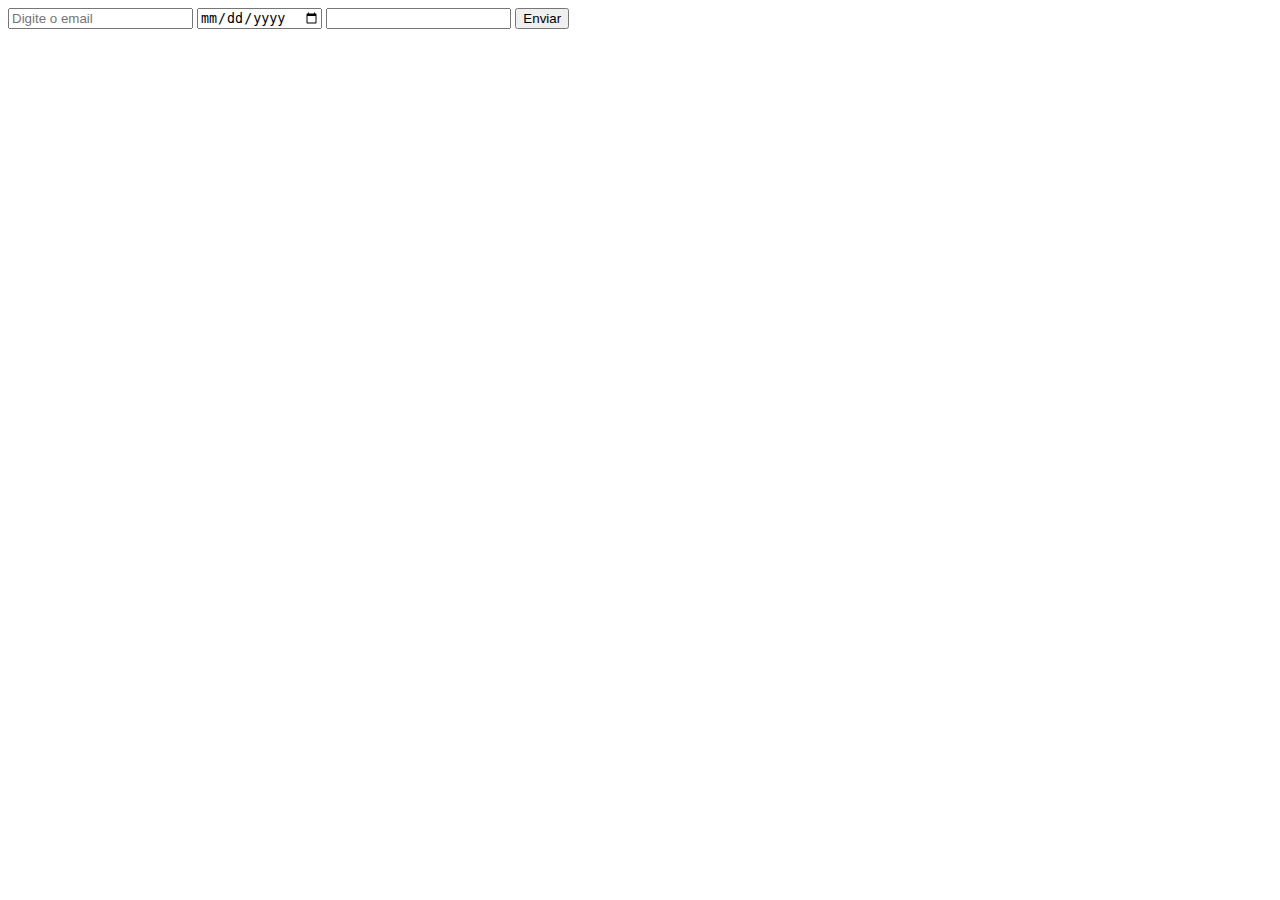
<file: aula02.html>
<!DOCTYPE html>
<html lang="en">
<head>
    <meta charset="UTF-8">
    <meta http-equiv="X-UA-Compatible" content="IE=edge">
    <meta name="viewport" content="width=device-width, initial-scale=1.0">
    <title>Document</title>
</head>
<body>
    <form>
        <input type="email" id="email" name="email" required 
         placeholder="Digite o email">
        <input type="date" id="data" name="data" required>
        <input type="password" id="senha" name="senha" required>
        <input type="submit" value="Enviar">
    </form>

</body>
</html>
</file>
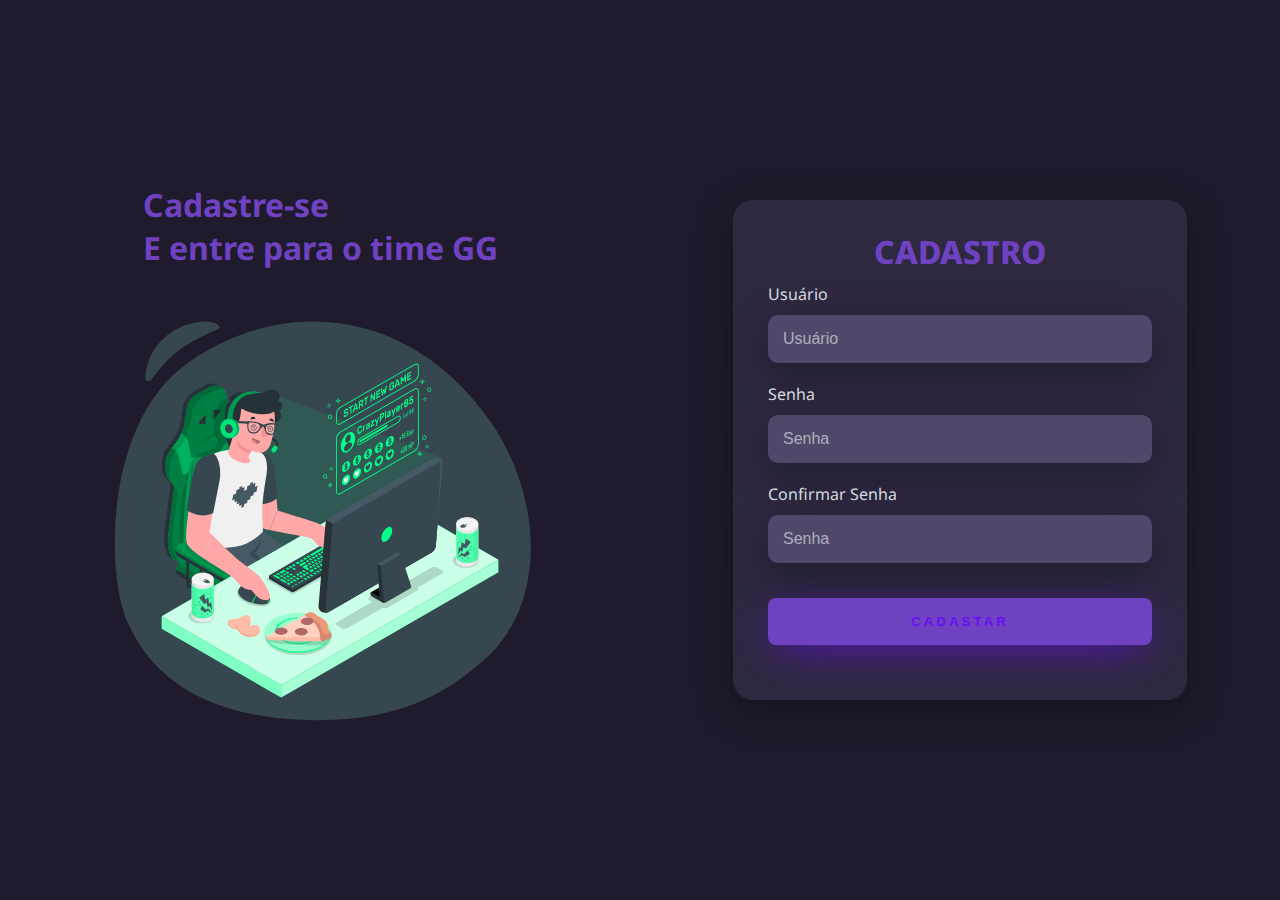
<file: cadastro.html>
<!DOCTYPE html>
<html lang="en">
<head>
    <meta charset="UTF-8">
    <meta http-equiv="X-UA-Compatible" content="IE=edge">
    <meta name="viewport" content="width=device-width, initial-scale=1.0">
    <link rel="stylesheet" href="style3.css">
    <title>Cadastrar </title>
</head>
<body>
    <div class="main-login">
        <div class="left-login">
            <h1>Cadastre-se<br>E entre para o time GG </h1>
            <img src="imgdojogo.svg" class="left-login-image" alt="jogo">
        </div>
        <div class="right-login">
            <div class="card-login">
                <h1>CADASTRO</h1>
                <div class="textfield">
                    <label for="usuario">Usuário</label>
                    <input type="text" name="usuario" placeholder="Usuário">
                </div>
                <div class="textfield">
                    <label for="senha">Senha</label>
                    <input type="password" name="senha" placeholder="Senha">
                </div>
                <div class="textfield">
                    <label for="senha">Confirmar Senha</label>
                    <input type="password" name="senha" placeholder="Senha">
                </div>
                <button class="btn-login">Cadastar</button>
            </div>
        </div>
    </div>
</body>
</html>
</file>
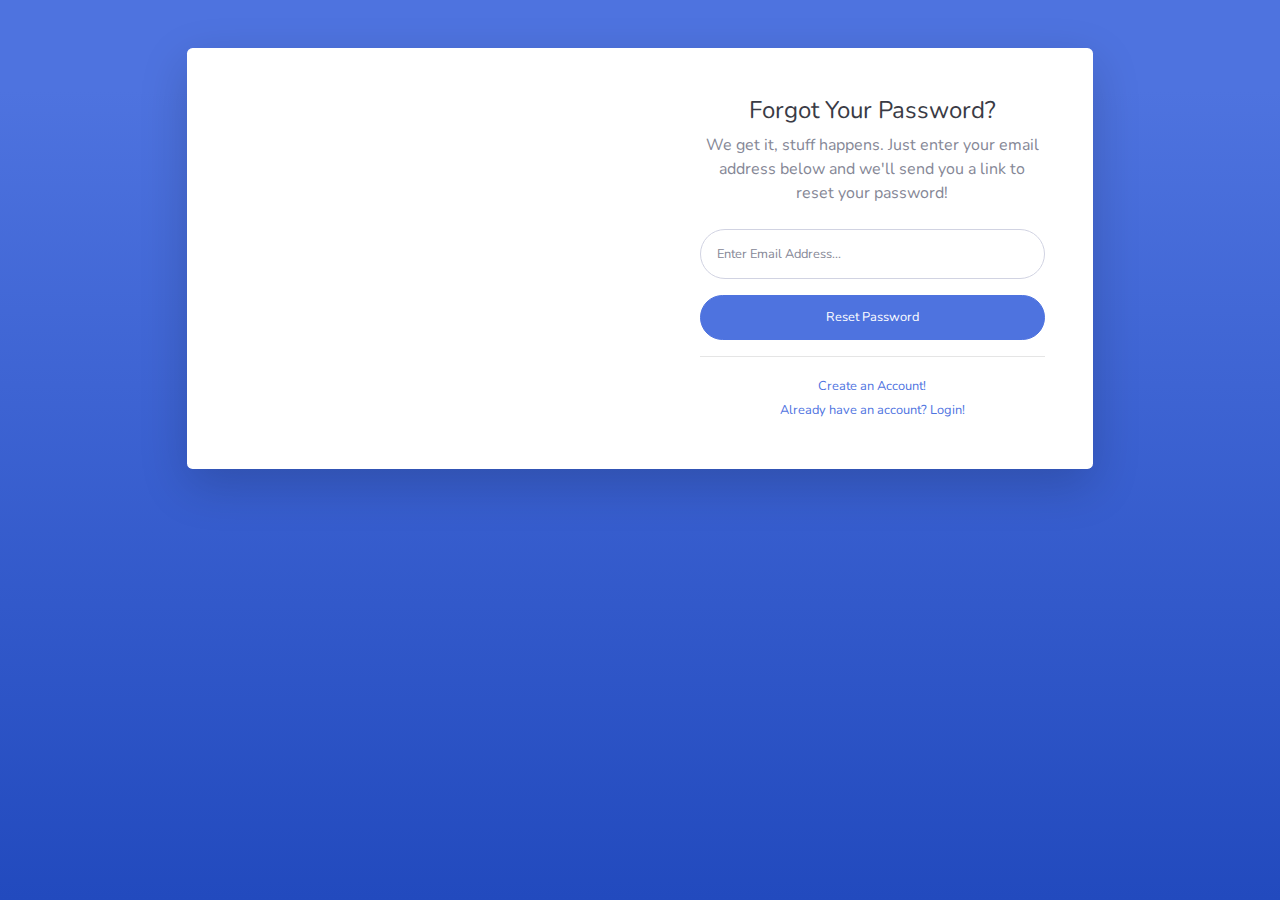
<file: forgot-password.html>
<!DOCTYPE html>
<html lang="en">

<head>

    <meta charset="utf-8">
    <meta http-equiv="X-UA-Compatible" content="IE=edge">
    <meta name="viewport" content="width=device-width, initial-scale=1, shrink-to-fit=no">
    <meta name="description" content="">
    <meta name="author" content="">

    <title>SB Admin 2 - Forgot Password</title>

    <!-- Custom fonts for this template-->
    <link href="vendor/fontawesome-free/css/all.min.css" rel="stylesheet" type="text/css">
    <link
        href="https://fonts.googleapis.com/css?family=Nunito:200,200i,300,300i,400,400i,600,600i,700,700i,800,800i,900,900i"
        rel="stylesheet">

    <!-- Custom styles for this template-->
    <link href="css/sb-admin-2.min.css" rel="stylesheet">

</head>

<body class="bg-gradient-primary">

    <div class="container">

        <!-- Outer Row -->
        <div class="row justify-content-center">

            <div class="col-xl-10 col-lg-12 col-md-9">

                <div class="card o-hidden border-0 shadow-lg my-5">
                    <div class="card-body p-0">
                        <!-- Nested Row within Card Body -->
                        <div class="row">
                            <div class="col-lg-6 d-none d-lg-block bg-password-image"></div>
                            <div class="col-lg-6">
                                <div class="p-5">
                                    <div class="text-center">
                                        <h1 class="h4 text-gray-900 mb-2">Forgot Your Password?</h1>
                                        <p class="mb-4">We get it, stuff happens. Just enter your email address below
                                            and we'll send you a link to reset your password!</p>
                                    </div>
                                    <form class="user">
                                        <div class="form-group">
                                            <input type="email" class="form-control form-control-user"
                                                id="exampleInputEmail" aria-describedby="emailHelp"
                                                placeholder="Enter Email Address...">
                                        </div>
                                        <a href="login.html" class="btn btn-primary btn-user btn-block">
                                            Reset Password
                                        </a>
                                    </form>
                                    <hr>
                                    <div class="text-center">
                                        <a class="small" href="register.html">Create an Account!</a>
                                    </div>
                                    <div class="text-center">
                                        <a class="small" href="login.html">Already have an account? Login!</a>
                                    </div>
                                </div>
                            </div>
                        </div>
                    </div>
                </div>

            </div>

        </div>

    </div>

    <!-- Bootstrap core JavaScript-->
    <script src="vendor/jquery/jquery.min.js"></script>
    <script src="vendor/bootstrap/js/bootstrap.bundle.min.js"></script>

    <!-- Core plugin JavaScript-->
    <script src="vendor/jquery-easing/jquery.easing.min.js"></script>

    <!-- Custom scripts for all pages-->
    <script src="js/sb-admin-2.min.js"></script>

</body>

</html>
</file>
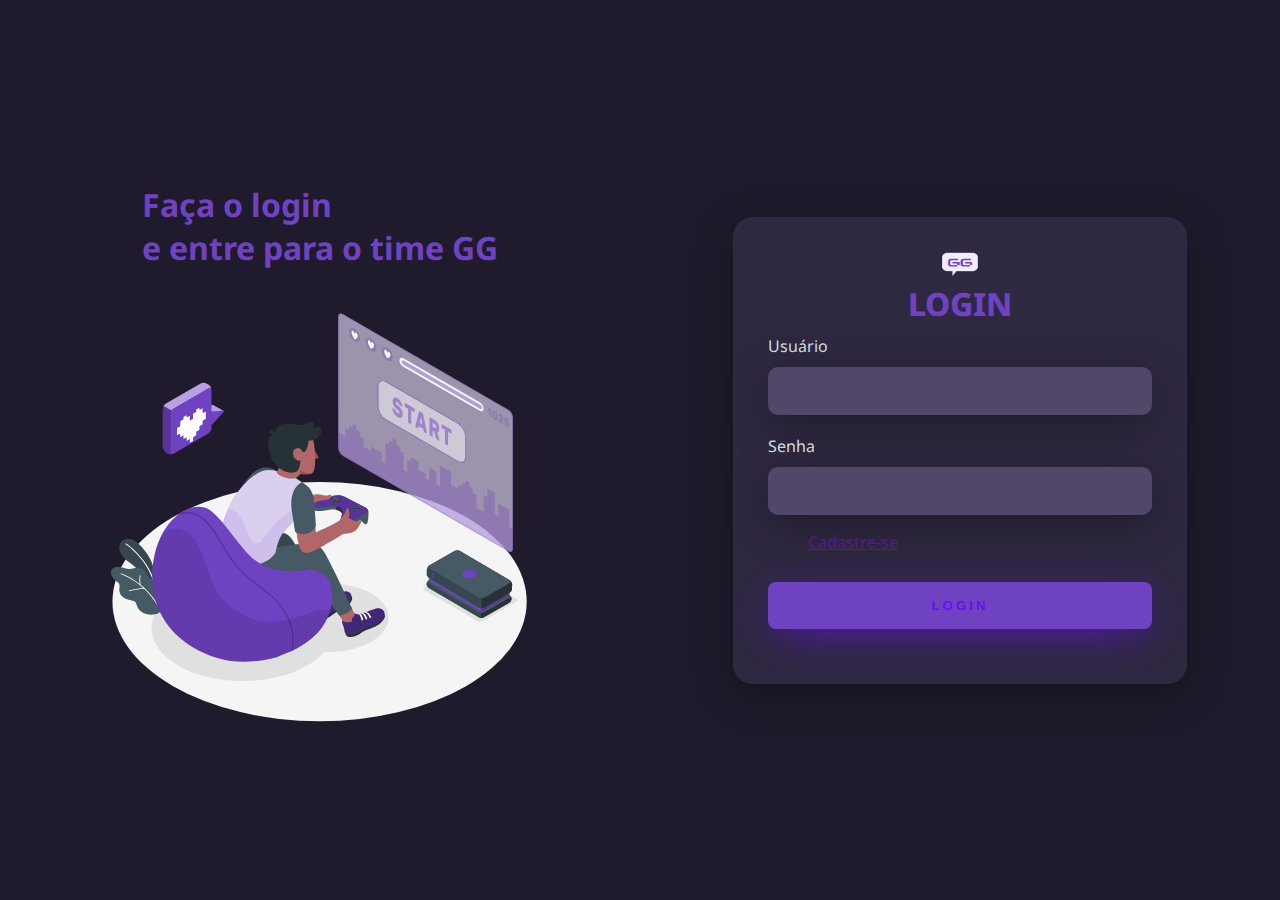
<file: index2.html>
<!DOCTYPE html>
<html lang="en">
<head>
    <meta charset="UTF-8">
    <meta http-equiv="X-UA-Compatible" content="IE=edge">
    <meta name="viewport" content="width=device-width, initial-scale=1.0">
    <link rel="stylesheet" href="style3.css">
    <title>Login</title>
</head>
<body> 

    <form action='login.php' method='get'>
    <div class="main-login"> 
        
        <div class="left-login">
            
            <h1>Faça o login<br>e entre para o time GG </h1>
            <img src="LoginImg3.svg" class="left-login-image" alt="jogo">
        </div>
        <div class="right-login">
            
            <div class="card-login">
                <img src="img/ggicon.png" class="imglogin" width="200px" height="200px">
                <h1>LOGIN</h1>
                <div class="textfield">
                    <label for="usuario">Usuário</label>
                    <input type='text' name='email' id='email'>
                </div>
                <div class="textfield">
                    <label for="senha">Senha</label>
                    <input type='password' name='senha' id='senha'>
                    <ul>
                        <li class="cadastro">
                           
                            <a href="">Cadastre-se</a>
                        </li>
                    </ul>
                    </ul>
                </div>
                <button class="btn-login" href="http://localhost/tcc_2022/index.php">Login</button>
            </div>
        </div>
    </div>
</form>
</body>
</html>
</file>
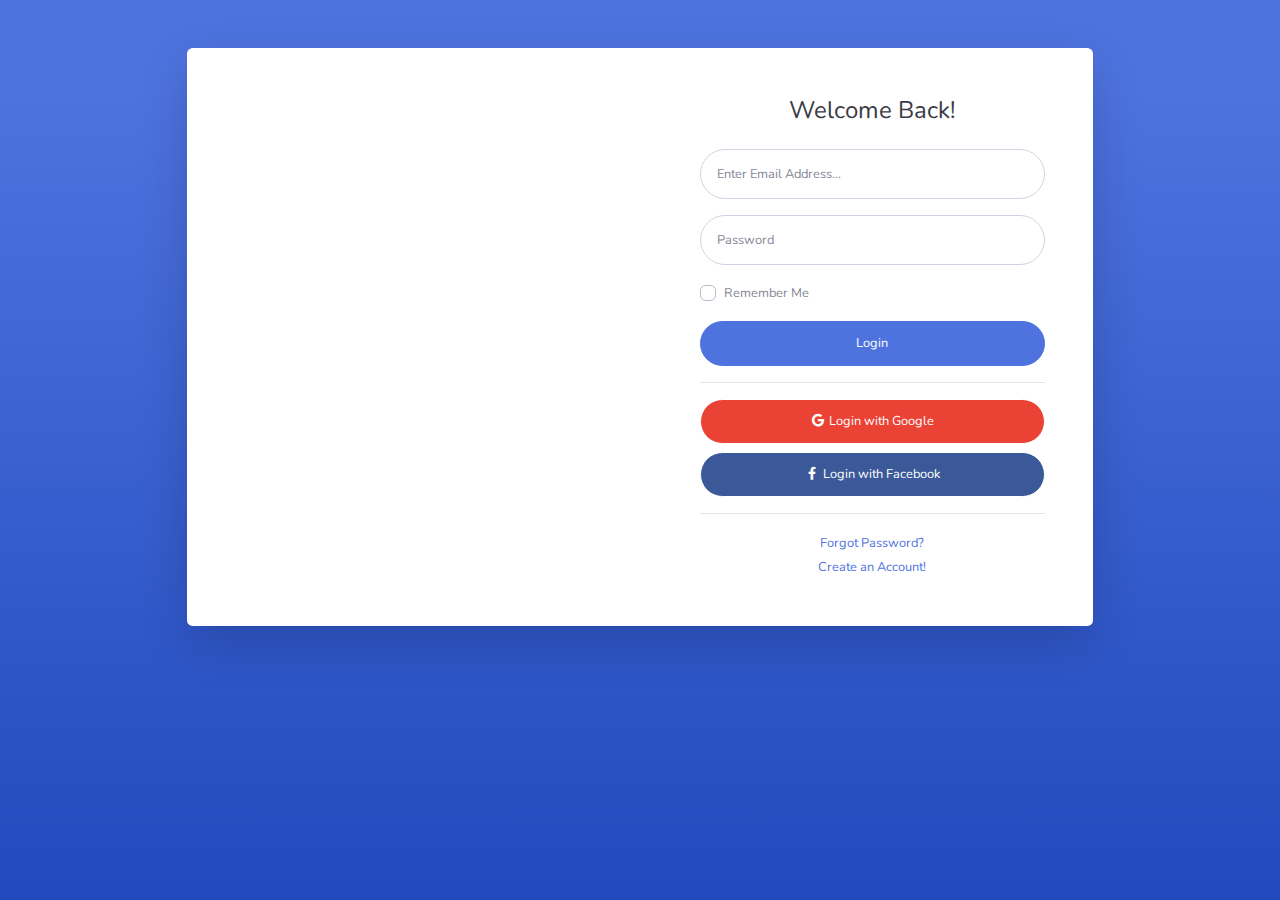
<file: login 2.html>
<!DOCTYPE html>
<html lang="en">

<head>

    <meta charset="utf-8">
    <meta http-equiv="X-UA-Compatible" content="IE=edge">
    <meta name="viewport" content="width=device-width, initial-scale=1, shrink-to-fit=no">
    <meta name="description" content="">
    <meta name="author" content="">

    <title>SB Admin 2 - Login</title>

    <!-- Custom fonts for this template-->
    <link href="vendor/fontawesome-free/css/all.min.css" rel="stylesheet" type="text/css">
    <link
        href="https://fonts.googleapis.com/css?family=Nunito:200,200i,300,300i,400,400i,600,600i,700,700i,800,800i,900,900i"
        rel="stylesheet">

    <!-- Custom styles for this template-->
    <link href="css/sb-admin-2.min.css" rel="stylesheet">

</head>

<body class="bg-gradient-primary">

    <div class="container">

        <!-- Outer Row -->
        <div class="row justify-content-center">

            <div class="col-xl-10 col-lg-12 col-md-9">

                <div class="card o-hidden border-0 shadow-lg my-5">
                    <div class="card-body p-0">
                        <!-- Nested Row within Card Body -->
                        <div class="row">
                            <div class="col-lg-6 d-none d-lg-block bg-login-image"></div>
                            <div class="col-lg-6">
                                <div class="p-5">
                                    <div class="text-center">
                                        <h1 class="h4 text-gray-900 mb-4">Welcome Back!</h1>
                                    </div>
                                    <form class="user">
                                        <div class="form-group">
                                            <input type="email" class="form-control form-control-user"
                                                id="exampleInputEmail" aria-describedby="emailHelp"
                                                placeholder="Enter Email Address...">
                                        </div>
                                        <div class="form-group">
                                            <input type="password" class="form-control form-control-user"
                                                id="exampleInputPassword" placeholder="Password">
                                        </div>
                                        <div class="form-group">
                                            <div class="custom-control custom-checkbox small">
                                                <input type="checkbox" class="custom-control-input" id="customCheck">
                                                <label class="custom-control-label" for="customCheck">Remember
                                                    Me</label>
                                            </div>
                                        </div>
                                        <a href="index.html" class="btn btn-primary btn-user btn-block">
                                            Login
                                        </a>
                                        <hr>
                                        <a href="index.html" class="btn btn-google btn-user btn-block">
                                            <i class="fab fa-google fa-fw"></i> Login with Google
                                        </a>
                                        <a href="index.html" class="btn btn-facebook btn-user btn-block">
                                            <i class="fab fa-facebook-f fa-fw"></i> Login with Facebook
                                        </a>
                                    </form>
                                    <hr>
                                    <div class="text-center">
                                        <a class="small" href="forgot-password.html">Forgot Password?</a>
                                    </div>
                                    <div class="text-center">
                                        <a class="small" href="register.html">Create an Account!</a>
                                    </div>
                                </div>
                            </div>
                        </div>
                    </div>
                </div>

            </div>

        </div>

    </div>

    <!-- Bootstrap core JavaScript-->
    <script src="vendor/jquery/jquery.min.js"></script>
    <script src="vendor/bootstrap/js/bootstrap.bundle.min.js"></script>

    <!-- Core plugin JavaScript-->
    <script src="vendor/jquery-easing/jquery.easing.min.js"></script>

    <!-- Custom scripts for all pages-->
    <script src="js/sb-admin-2.min.js"></script>

</body>

</html>
</file>
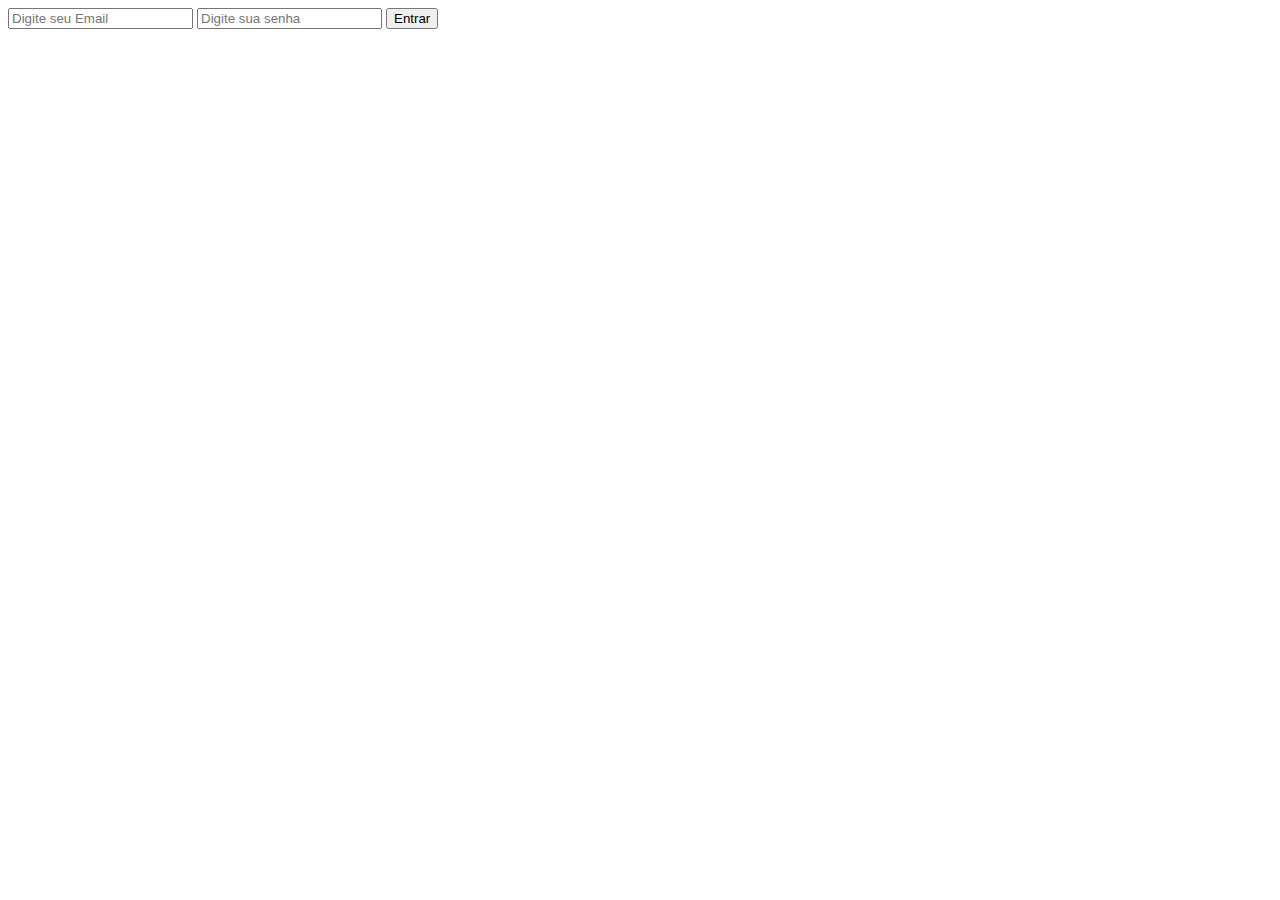
<file: login.html>
<!DOCTYPE html>
<html lang='en'>
<head>
    <meta charset='UTF-8'>
    <meta http-equiv='X-UA-Compatible' content='IE=edge'>
    <meta name='viewport' content='width=<device-width>, initial-scale=1.0'>
    <title>Document</title>
</head>
<body>
    <form action='login.php' method='get'>
        <input type='text' name='email' id='email' 
        placeholder='Digite seu Email'>
        <input type='password' name='senha' id='senha' 
        placeholder='Digite sua senha'>
        <input type='submit' value='Entrar'>
    </form>
</body>
</html>
</file>
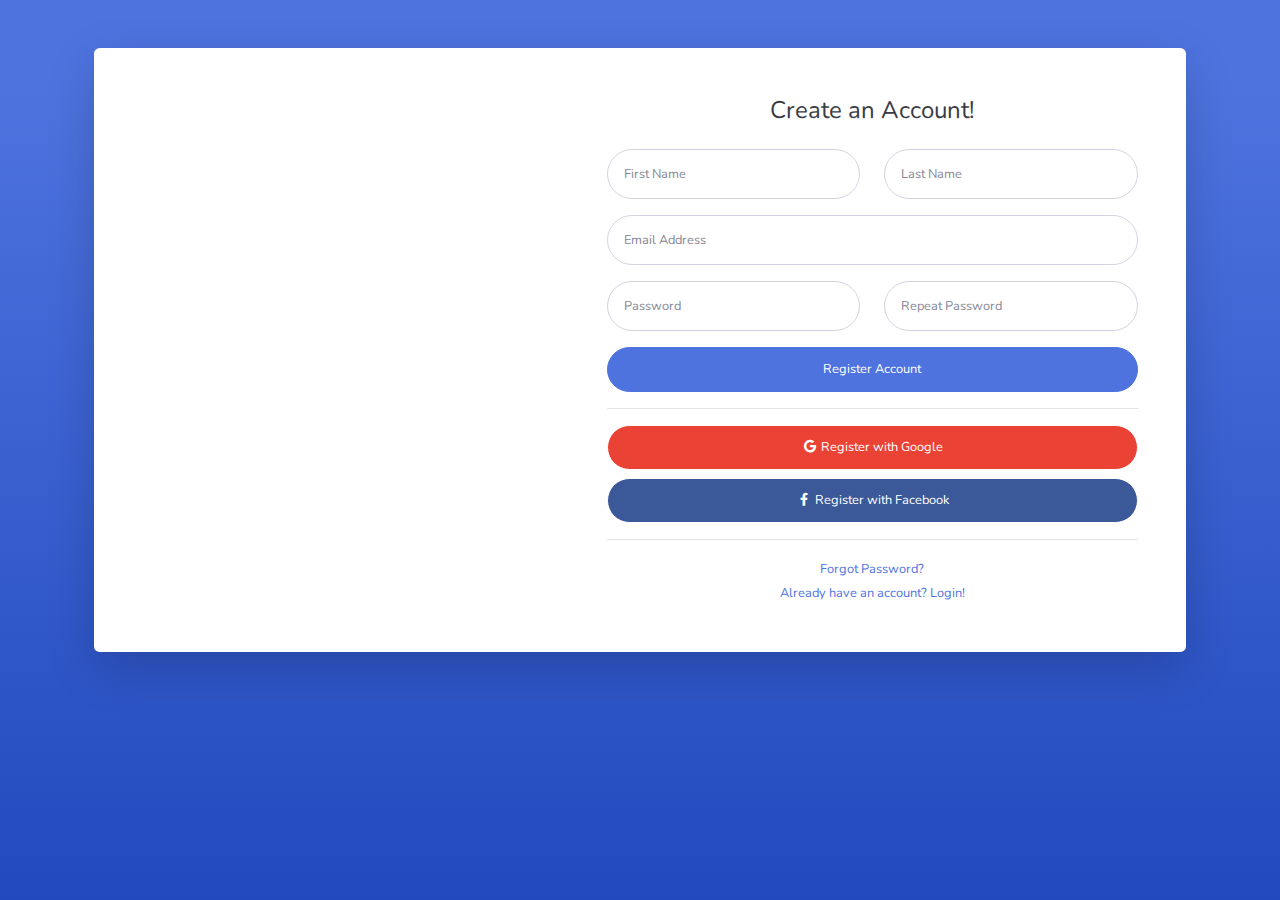
<file: register.html>
<!DOCTYPE html>
<html lang="en">

<head>

    <meta charset="utf-8">
    <meta http-equiv="X-UA-Compatible" content="IE=edge">
    <meta name="viewport" content="width=device-width, initial-scale=1, shrink-to-fit=no">
    <meta name="description" content="">
    <meta name="author" content="">

    <title>SB Admin 2 - Register</title>

    <!-- Custom fonts for this template-->
    <link href="vendor/fontawesome-free/css/all.min.css" rel="stylesheet" type="text/css">
    <link
        href="https://fonts.googleapis.com/css?family=Nunito:200,200i,300,300i,400,400i,600,600i,700,700i,800,800i,900,900i"
        rel="stylesheet">

    <!-- Custom styles for this template-->
    <link href="css/sb-admin-2.min.css" rel="stylesheet">

</head>

<body class="bg-gradient-primary">

    <div class="container">

        <div class="card o-hidden border-0 shadow-lg my-5">
            <div class="card-body p-0">
                <!-- Nested Row within Card Body -->
                <div class="row">
                    <div class="col-lg-5 d-none d-lg-block bg-register-image"></div>
                    <div class="col-lg-7">
                        <div class="p-5">
                            <div class="text-center">
                                <h1 class="h4 text-gray-900 mb-4">Create an Account!</h1>
                            </div>
                            <form class="user">
                                <div class="form-group row">
                                    <div class="col-sm-6 mb-3 mb-sm-0">
                                        <input type="text" class="form-control form-control-user" id="exampleFirstName"
                                            placeholder="First Name">
                                    </div>
                                    <div class="col-sm-6">
                                        <input type="text" class="form-control form-control-user" id="exampleLastName"
                                            placeholder="Last Name">
                                    </div>
                                </div>
                                <div class="form-group">
                                    <input type="email" class="form-control form-control-user" id="exampleInputEmail"
                                        placeholder="Email Address">
                                </div>
                                <div class="form-group row">
                                    <div class="col-sm-6 mb-3 mb-sm-0">
                                        <input type="password" class="form-control form-control-user"
                                            id="exampleInputPassword" placeholder="Password">
                                    </div>
                                    <div class="col-sm-6">
                                        <input type="password" class="form-control form-control-user"
                                            id="exampleRepeatPassword" placeholder="Repeat Password">
                                    </div>
                                </div>
                                <a href="login.html" class="btn btn-primary btn-user btn-block">
                                    Register Account
                                </a>
                                <hr>
                                <a href="index.html" class="btn btn-google btn-user btn-block">
                                    <i class="fab fa-google fa-fw"></i> Register with Google
                                </a>
                                <a href="index.html" class="btn btn-facebook btn-user btn-block">
                                    <i class="fab fa-facebook-f fa-fw"></i> Register with Facebook
                                </a>
                            </form>
                            <hr>
                            <div class="text-center">
                                <a class="small" href="forgot-password.html">Forgot Password?</a>
                            </div>
                            <div class="text-center">
                                <a class="small" href="login.html">Already have an account? Login!</a>
                            </div>
                        </div>
                    </div>
                </div>
            </div>
        </div>

    </div>

    <!-- Bootstrap core JavaScript-->
    <script src="vendor/jquery/jquery.min.js"></script>
    <script src="vendor/bootstrap/js/bootstrap.bundle.min.js"></script>

    <!-- Core plugin JavaScript-->
    <script src="vendor/jquery-easing/jquery.easing.min.js"></script>

    <!-- Custom scripts for all pages-->
    <script src="js/sb-admin-2.min.js"></script>

</body>

</html>
</file>
<file: style3.css>
@import url('https://fonts.googleapis.com/css2?family=Noto+Sans:wght@400;700&display=swap');

body {
    margin: 0;
    font-family: 'Noto Sans', sans-serif
}

.main-login{
    width: 100vw;
    height: 100vh;
    background: #201b2c;
    display: flex;
    justify-content: center;
    align-items: center;
}

.left-login{
    width: 50vw;
    height: 100vh;
    display: flex;
    justify-content: center;
    align-items: center;
    flex-direction: column;
}

.left-login >h1{
    color: #6f42c1;
}     

.left-login-image{
    width: 35vw;
}

.right-login{

    width: 50vw;
    height: 100vh;
    display: flex;
    justify-content: center;
    align-items: center;
}

.card-login{
    width: 60%;
    display: flex;
    justify-content: center;
    align-items: center;
    flex-direction: column;
    padding: 30px 35px;
    background: #2f2841;
    border-radius: 20px;
    box-shadow: 0px 10px 40px #00000056;
}

.card-login >h1 {
    color: #6f42c1;
    font-weight: 800;
    margin: 0;
}

.textfield{
    width: 100%;
    display: flex;
    flex-direction: column;
    align-items: flex-start;
    justify-content: center;
    margin: 10px 0px;
}

.textfield > input{
    width: 100%;
    border: none;
    border-radius: 10px;
    padding: 15px;
    background: #514869;
    color: #f0ffffde;
    font-size: 12pt;
    box-shadow: 0px 10px 40px #00000056;
    outline: none;
    box-sizing: border-box;
}

.textfield > label{
    color: #f0ffffde;
    margin-bottom: 10px;
}

.textfield >input::placeholder{
    color: #f0ffff94;
}

.btn-login{
    width: 100%;
    padding: 16px 0px;
    margin: 25px;
    border: none;
    border-radius: 8px;
    outline: none;
    text-transform: uppercase;
    font-weight: 800;
    letter-spacing: 3px;
    color: #6610f2;
    background: #6f42c1;
    cursor: pointer;
    box-shadow: 0px 10px 40px -12px #6610f2;
}

.btn-senha >a{
    color: #ffffff;
    text-align: left;
}

.btn-volta >a{
    color: #ffffff;
    text-align: left;
    
}

.imglogin{
    float: top left;
    width: 50px;
    height: 35px;
}
.cadastro{
    text-decoration: none;
    list-style-type: none;
   position:absolute
}
</file>
